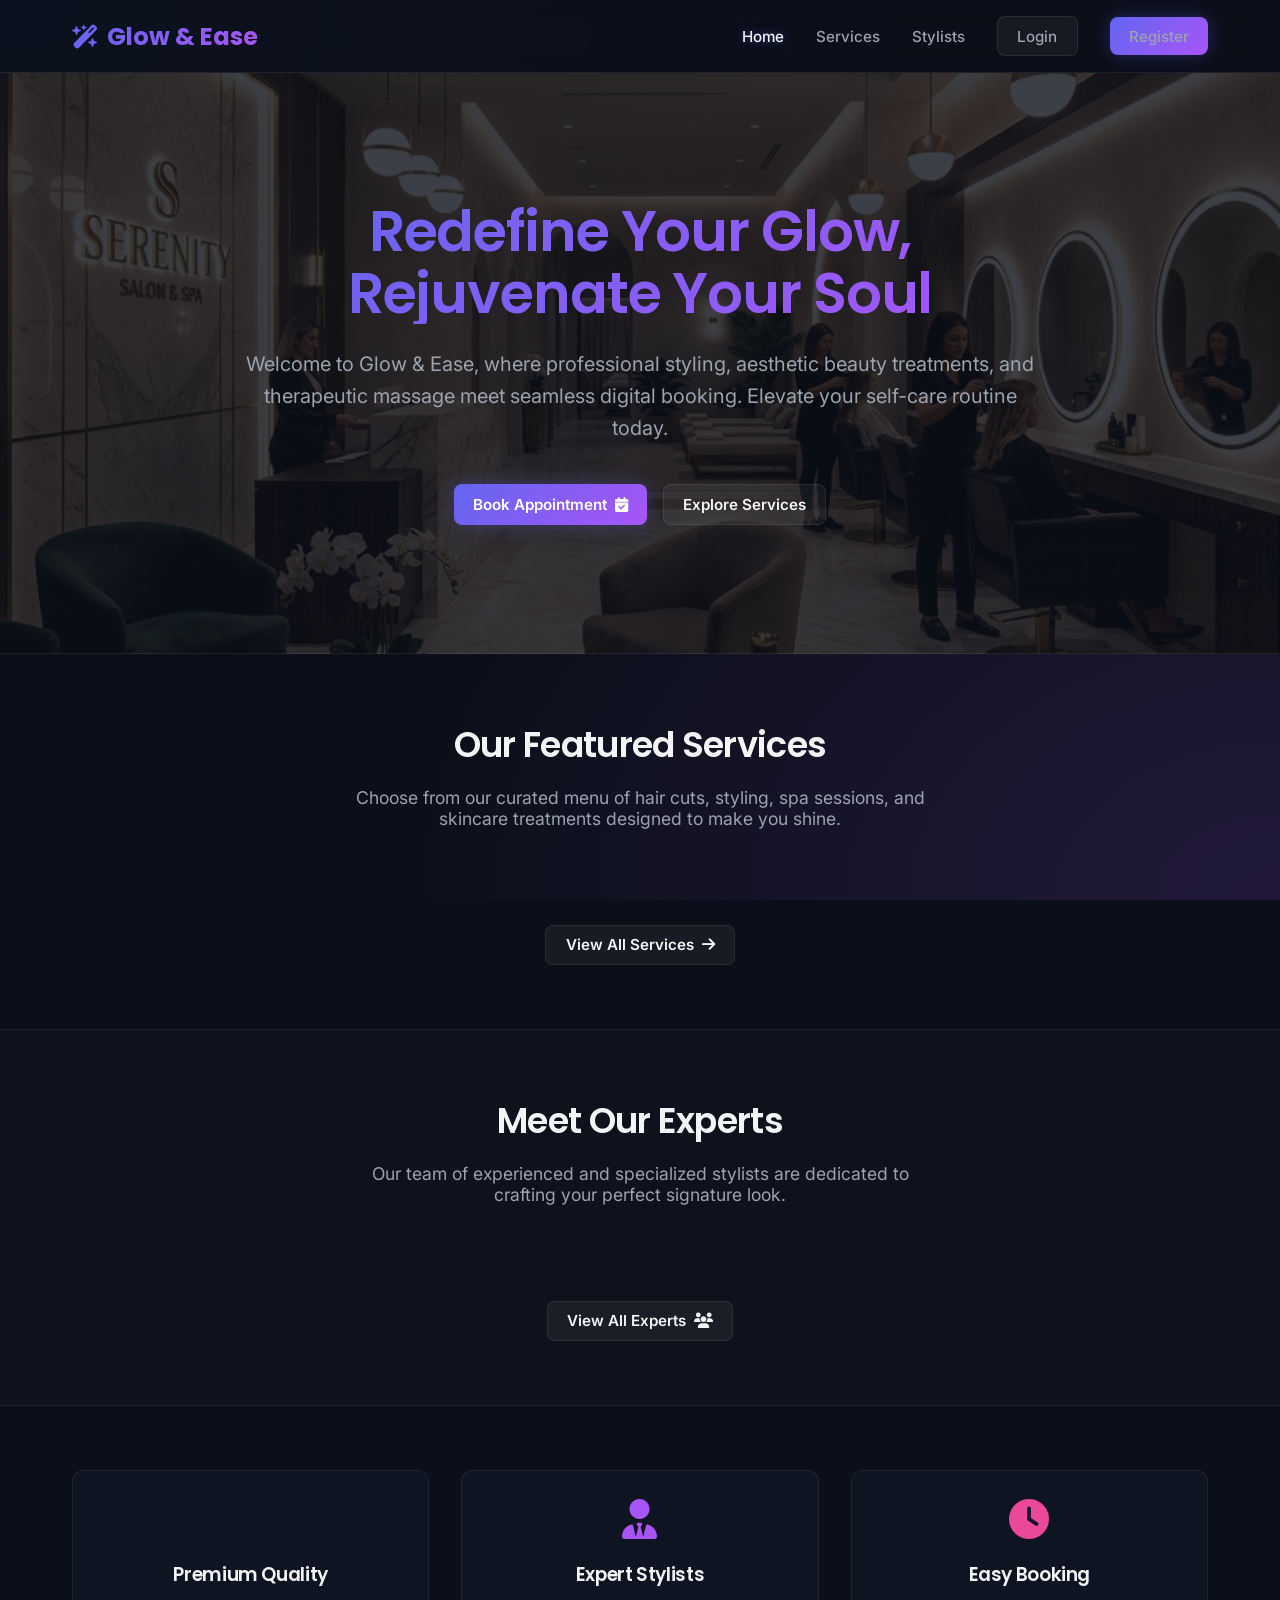
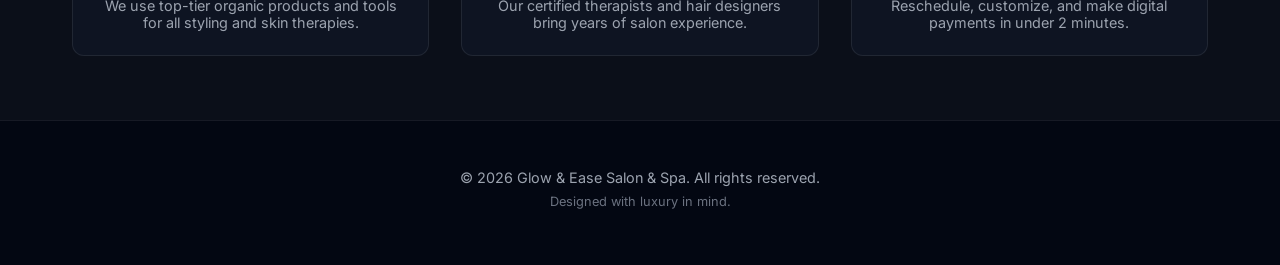
<file: SalonSpaBookingSystem/Frontend/index.html>
<!DOCTYPE html>
<html lang="en">
<head>
    <meta charset="UTF-8">
    <meta name="viewport" content="width=device-width, initial-scale=1.0">
    <title>Glow & Ease - Premium Salon & Spa Booking System</title>
    <meta name="description" content="Experience professional salon and spa services. Book online, select your favorite stylists, and enjoy custom beauty treatments.">
    <link rel="stylesheet" href="style.css">
    <!-- FontAwesome Icons -->
    <link rel="stylesheet" href="https://cdnjs.cloudflare.com/ajax/libs/font-awesome/6.4.0/css/all.min.css">
</head>
<body>

    <!-- Sticky Navigation Bar -->
    <header class="navbar" id="header">
        <div class="container">
            <a href="index.html" class="logo">
                <i class="fa-solid fa-wand-magic-sparkles"></i> Glow & Ease
            </a>
            <nav>
                <ul class="nav-links" id="nav-links-list">
                    <!-- Dynamic rendering by script.js -->
                </ul>
            </nav>
        </div>
    </header>

    <!-- Hero Banner Section -->
    <section class="hero">
        <div class="container">
            <div class="hero-content">
                <h1>Redefine Your Glow, Rejuvenate Your Soul</h1>
                <p>Welcome to Glow & Ease, where professional styling, aesthetic beauty treatments, and therapeutic massage meet seamless digital booking. Elevate your self-care routine today.</p>
                <div style="display: flex; gap: 1rem; justify-content: center;">
                    <button id="hero-book-btn" class="btn btn-primary">Book Appointment <i class="fa-solid fa-calendar-check"></i></button>
                    <a href="services.html" class="btn btn-secondary">Explore Services</a>
                </div>
            </div>
        </div>
    </section>

    <!-- Featured Services Section -->
    <section class="section">
        <div class="container">
            <h2 class="section-title">Our Featured Services</h2>
            <p class="section-subtitle">Choose from our curated menu of hair cuts, styling, spa sessions, and skincare treatments designed to make you shine.</p>
            <div class="grid-3" id="featured-services-grid">
                <!-- Loaded Dynamically -->
            </div>
            <div style="text-align: center; margin-top: 3rem;">
                <a href="services.html" class="btn btn-secondary">View All Services <i class="fa-solid fa-arrow-right"></i></a>
            </div>
        </div>
    </section>

    <!-- Popular Stylists Section -->
    <section class="section" style="background: rgba(255,255,255,0.01); border-top: 1px solid var(--border-color); border-bottom: 1px solid var(--border-color);">
        <div class="container">
            <h2 class="section-title">Meet Our Experts</h2>
            <p class="section-subtitle">Our team of experienced and specialized stylists are dedicated to crafting your perfect signature look.</p>
            <div class="grid-3" id="popular-stylists-grid">
                <!-- Loaded Dynamically -->
            </div>
            <div style="text-align: center; margin-top: 3rem;">
                <a href="stylists.html" class="btn btn-secondary">View All Experts <i class="fa-solid fa-users"></i></a>
            </div>
        </div>
    </section>

    <!-- Info Banner/USP Grid -->
    <section class="section">
        <div class="container">
            <div style="display: grid; grid-template-columns: repeat(auto-fit, minmax(250px, 1fr)); gap: 2rem; text-align: center;">
                <div style="padding: 1.5rem; background: var(--bg-card); border-radius: 12px; border: 1px solid var(--border-color);">
                    <div style="font-size: 2.5rem; color: #6366f1; margin-bottom: 1rem;"><i class="fa-solid fa-sparkles"></i></div>
                    <h3>Premium Quality</h3>
                    <p style="color: var(--text-secondary); font-size: 0.9rem; margin-top: 0.5rem;">We use top-tier organic products and tools for all styling and skin therapies.</p>
                </div>
                <div style="padding: 1.5rem; background: var(--bg-card); border-radius: 12px; border: 1px solid var(--border-color);">
                    <div style="font-size: 2.5rem; color: #a855f7; margin-bottom: 1rem;"><i class="fa-solid fa-user-tie"></i></div>
                    <h3>Expert Stylists</h3>
                    <p style="color: var(--text-secondary); font-size: 0.9rem; margin-top: 0.5rem;">Our certified therapists and hair designers bring years of salon experience.</p>
                </div>
                <div style="padding: 1.5rem; background: var(--bg-card); border-radius: 12px; border: 1px solid var(--border-color);">
                    <div style="font-size: 2.5rem; color: #ec4899; margin-bottom: 1rem;"><i class="fa-solid fa-clock"></i></div>
                    <h3>Easy Booking</h3>
                    <p style="color: var(--text-secondary); font-size: 0.9rem; margin-top: 0.5rem;">Reschedule, customize, and make digital payments in under 2 minutes.</p>
                </div>
            </div>
        </div>
    </section>

    <!-- Footer -->
    <footer class="footer">
        <div class="container">
            <p>&copy; 2026 Glow & Ease Salon & Spa. All rights reserved.</p>
            <p style="font-size: 0.8rem; color: var(--text-muted);">Designed with luxury in mind.</p>
        </div>
    </footer>

    <!-- Integration Script -->
    <script src="script.js"></script>
</body>
</html>
</file>
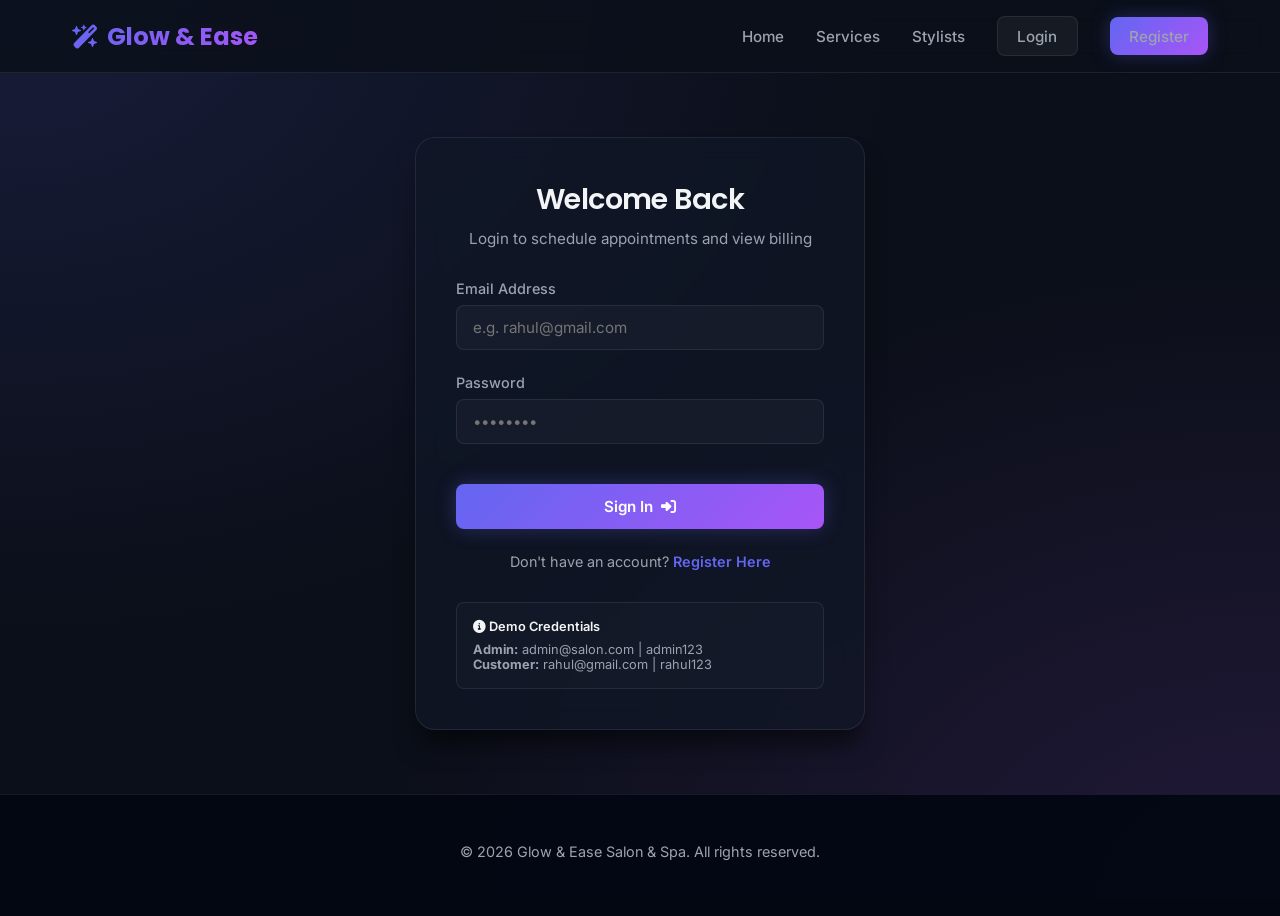
<file: SalonSpaBookingSystem/Frontend/admin_dashboard.html>
<!DOCTYPE html>
<html lang="en">
<head>
    <meta charset="UTF-8">
    <meta name="viewport" content="width=device-width, initial-scale=1.0">
    <title>Admin Panel - Glow & Ease</title>
    <link rel="stylesheet" href="style.css">
    <link rel="stylesheet" href="https://cdnjs.cloudflare.com/ajax/libs/font-awesome/6.4.0/css/all.min.css">
</head>
<body>

    <!-- Sticky Navigation Bar -->
    <header class="navbar">
        <div class="container">
            <a href="index.html" class="logo">
                <i class="fa-solid fa-wand-magic-sparkles"></i> Glow & Ease <span style="font-size: 0.8rem; background: var(--grad-primary); color: white; padding: 0.2rem 0.5rem; border-radius: 4px; margin-left: 0.5rem; font-weight: 600; text-transform: uppercase; -webkit-text-fill-color: initial; -webkit-background-clip: initial;">Admin</span>
            </a>
            <nav>
                <ul class="nav-links" id="nav-links-list"></ul>
            </nav>
        </div>
    </header>

    <!-- Admin Workspace Dashboard Layout -->
    <div class="dashboard-layout">
        
        <!-- Sidebar Navigation -->
        <aside class="sidebar">
            <h3 style="font-size: 0.9rem; text-transform: uppercase; color: var(--text-muted); letter-spacing: 0.05em; font-weight: 700; margin-bottom: 0.5rem;">Modules</h3>
            <ul class="sidebar-menu">
                <li><div class="sidebar-link active" id="tab-link-customers"><i class="fa-solid fa-users"></i> Customers</div></li>
                <li><div class="sidebar-link" id="tab-link-services"><i class="fa-solid fa-scissors"></i> Services</div></li>
                <li><div class="sidebar-link" id="tab-link-stylists"><i class="fa-solid fa-user-doctor"></i> Stylists</div></li>
                <li><div class="sidebar-link" id="tab-link-appointments"><i class="fa-solid fa-calendar-check"></i> Appointments</div></li>
                <li><div class="sidebar-link" id="tab-link-payments"><i class="fa-solid fa-credit-card"></i> Payments</div></li>
            </ul>
        </aside>

        <!-- Main Workspace -->
        <main class="dashboard-content">
            
            <div class="dashboard-header">
                <div>
                    <h1 style="font-size: 1.8rem;">Salon Intelligence</h1>
                    <p style="color: var(--text-secondary); font-size: 0.95rem;">Monitor operations, manage inventory catalog and booking logs.</p>
                </div>
            </div>
            
            <!-- Statistical Widgets Grid -->
            <section class="dashboard-stats">
                <div class="stat-card">
                    <span class="stat-label">Total Revenue</span>
                    <strong class="stat-value" id="stat-total-revenue">₹0</strong>
                </div>
                <div class="stat-card">
                    <span class="stat-label">Appointments</span>
                    <strong class="stat-value" id="stat-total-appointments">0</strong>
                </div>
                <div class="stat-card">
                    <span class="stat-label">Active Stylists</span>
                    <strong class="stat-value" id="stat-active-stylists">0</strong>
                </div>
                <div class="stat-card">
                    <span class="stat-label">Service Menu</span>
                    <strong class="stat-value" id="stat-total-services">0</strong>
                </div>
            </section>
            
            <!-- Module 1: Customer Management Content -->
            <div class="admin-tab-content" id="tab-content-customers" style="display: block;">
                <div style="display: flex; justify-content: space-between; align-items: center; margin-bottom: 1.5rem;">
                    <h2>Registered Customers</h2>
                </div>
                <div class="table-wrapper">
                    <table class="data-table">
                        <thead>
                            <tr>
                                <th>ID</th>
                                <th>Name</th>
                                <th>Email</th>
                                <th>Phone</th>
                                <th>Gender</th>
                                <th>Actions</th>
                            </tr>
                        </thead>
                        <tbody id="admin-customers-list">
                            <!-- Dynamic rendering -->
                        </tbody>
                    </table>
                </div>
            </div>
            
            <!-- Module 2: Service Management Content -->
            <div class="admin-tab-content" id="tab-content-services" style="display: none;">
                <div style="display: flex; justify-content: space-between; align-items: center; margin-bottom: 1.5rem;">
                    <h2>Services Catalog</h2>
                    <button onclick="openServiceModal()" class="btn btn-primary"><i class="fa-solid fa-plus"></i> Add Service</button>
                </div>
                <div class="table-wrapper">
                    <table class="data-table">
                        <thead>
                            <tr>
                                <th>ID</th>
                                <th>Service Name</th>
                                <th>Category</th>
                                <th>Duration</th>
                                <th>Price</th>
                                <th>Actions</th>
                            </tr>
                        </thead>
                        <tbody id="admin-services-list">
                            <!-- Dynamic rendering -->
                        </tbody>
                    </table>
                </div>
            </div>
            
            <!-- Module 3: Stylist Management Content -->
            <div class="admin-tab-content" id="tab-content-stylists" style="display: none;">
                <div style="display: flex; justify-content: space-between; align-items: center; margin-bottom: 1.5rem;">
                    <h2>Stylists & Therapists</h2>
                    <button onclick="openStylistModal()" class="btn btn-primary"><i class="fa-solid fa-plus"></i> Add Stylist</button>
                </div>
                <div class="table-wrapper">
                    <table class="data-table">
                        <thead>
                            <tr>
                                <th>ID</th>
                                <th>Stylist Name</th>
                                <th>Specialization</th>
                                <th>Experience</th>
                                <th>Availability</th>
                                <th>Actions</th>
                            </tr>
                        </thead>
                        <tbody id="admin-stylists-list">
                            <!-- Dynamic rendering -->
                        </tbody>
                    </table>
                </div>
            </div>
            
            <!-- Module 4: Appointment Management Content -->
            <div class="admin-tab-content" id="tab-content-appointments" style="display: none;">
                <div style="display: flex; justify-content: space-between; align-items: center; margin-bottom: 1.5rem;">
                    <h2>Booking Logs</h2>
                </div>
                <div class="table-wrapper">
                    <table class="data-table">
                        <thead>
                            <tr>
                                <th>ID</th>
                                <th>Customer</th>
                                <th>Service</th>
                                <th>Stylist</th>
                                <th>Scheduled Date & Time</th>
                                <th>Price</th>
                                <th>Status</th>
                                <th>Actions</th>
                            </tr>
                        </thead>
                        <tbody id="admin-appointments-list">
                            <!-- Dynamic rendering -->
                        </tbody>
                    </table>
                </div>
            </div>
            
            <!-- Module 5: Payment Management Content -->
            <div class="admin-tab-content" id="tab-content-payments" style="display: none;">
                <div style="display: flex; justify-content: space-between; align-items: center; margin-bottom: 1.5rem;">
                    <h2>Billing Transactions</h2>
                </div>
                <div class="table-wrapper">
                    <table class="data-table">
                        <thead>
                            <tr>
                                <th>Payment ID</th>
                                <th>Customer Name</th>
                                <th>Appointment ID</th>
                                <th>Amount</th>
                                <th>Method</th>
                                <th>Status Modifier</th>
                                <th>Action</th>
                            </tr>
                        </thead>
                        <tbody id="admin-payments-list">
                            <!-- Dynamic rendering -->
                        </tbody>
                    </table>
                </div>
            </div>
            
        </main>
    </div>

    <!-- Modals for CRUD creation/edits -->
    <!-- Service Modal -->
    <div class="modal" id="service-modal">
        <div class="modal-content">
            <div class="modal-header">
                <h3 id="service-modal-title">Add Service</h3>
                <span class="modal-close" onclick="closeServiceModal()">&times;</span>
            </div>
            <form id="service-form">
                <div class="form-group">
                    <label for="srv-name" class="form-label">Service Name</label>
                    <input type="text" id="srv-name" class="form-input" required placeholder="e.g. Balayage Highlights">
                </div>
                <div class="form-group">
                    <label for="srv-category" class="form-label">Category</label>
                    <select id="srv-category" class="form-input form-select" required>
                        <option value="Hair Cut">Hair Cut</option>
                        <option value="Hair Styling">Hair Styling</option>
                        <option value="Hair Coloring">Hair Coloring</option>
                        <option value="Facial">Facial</option>
                        <option value="Spa">Spa</option>
                        <option value="Massage">Massage</option>
                        <option value="Manicure">Manicure</option>
                        <option value="Pedicure">Pedicure</option>
                    </select>
                </div>
                <div style="display: grid; grid-template-columns: 1fr 1fr; gap: 1rem;">
                    <div class="form-group">
                        <label for="srv-duration" class="form-label">Duration (Mins)</label>
                        <input type="number" id="srv-duration" class="form-input" required min="5" value="30">
                    </div>
                    <div class="form-group">
                        <label for="srv-price" class="form-label">Price (₹)</label>
                        <input type="number" id="srv-price" class="form-input" required min="0" value="500">
                    </div>
                </div>
                <div class="form-group">
                    <label for="srv-desc" class="form-label">Description</label>
                    <textarea id="srv-desc" class="form-input" rows="3" placeholder="Explain the service benefits..."></textarea>
                </div>
                <button type="submit" class="btn btn-primary" style="width: 100%; margin-top: 1rem; padding: 0.8rem;">Save Service</button>
            </form>
        </div>
    </div>

    <!-- Stylist Modal -->
    <div class="modal" id="stylist-modal">
        <div class="modal-content">
            <div class="modal-header">
                <h3 id="stylist-modal-title">Add Stylist</h3>
                <span class="modal-close" onclick="closeStylistModal()">&times;</span>
            </div>
            <form id="stylist-form">
                <div class="form-group">
                    <label for="sty-name" class="form-label">Full Name</label>
                    <input type="text" id="sty-name" class="form-input" required placeholder="e.g. Priya Sharma">
                </div>
                <div class="form-group">
                    <label for="sty-spec" class="form-label">Specialization</label>
                    <input type="text" id="sty-spec" class="form-input" required placeholder="e.g. Hair Coloring">
                </div>
                <div style="display: grid; grid-template-columns: 1fr 1fr; gap: 1rem;">
                    <div class="form-group">
                        <label for="sty-exp" class="form-label">Experience (Years)</label>
                        <input type="number" id="sty-exp" class="form-input" required min="0" value="1">
                    </div>
                    <div class="form-group">
                        <label for="sty-avail" class="form-label">Availability</label>
                        <select id="sty-avail" class="form-input form-select" required>
                            <option value="Available">Available</option>
                            <option value="Busy">Busy</option>
                            <option value="Leave">Leave</option>
                        </select>
                    </div>
                </div>
                <div class="form-group">
                    <label for="sty-phone" class="form-label">Phone Number</label>
                    <input type="tel" id="sty-phone" class="form-input" required placeholder="e.g. 9988776655">
                </div>
                <button type="submit" class="btn btn-primary" style="width: 100%; margin-top: 1rem; padding: 0.8rem;">Save Stylist</button>
            </form>
        </div>
    </div>

    <!-- Footer -->
    <footer class="footer">
        <div class="container">
            <p>&copy; 2026 Glow & Ease Salon & Spa. All rights reserved.</p>
        </div>
    </footer>

    <script src="script.js"></script>
</body>
</html>
</file>
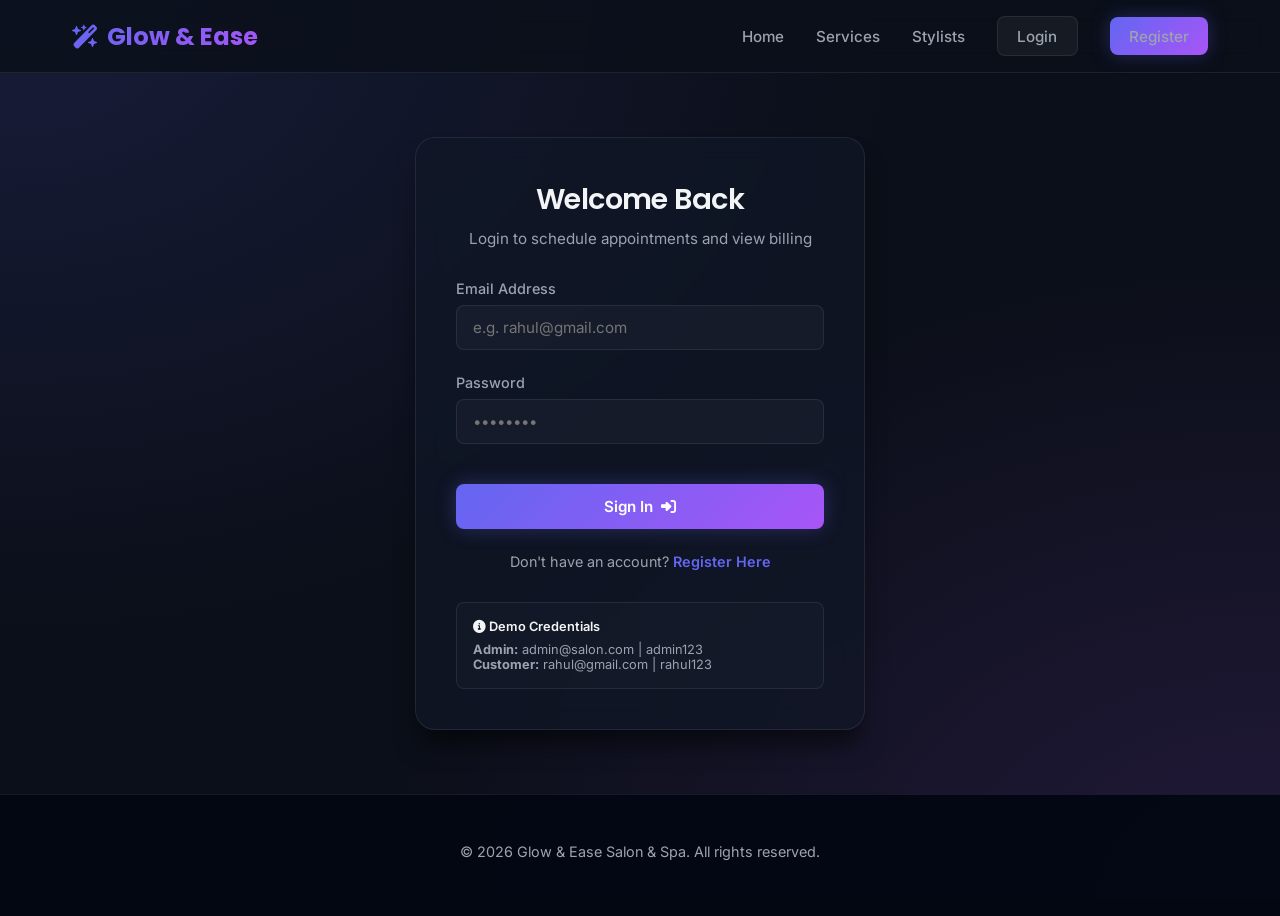
<file: SalonSpaBookingSystem/Frontend/booking.html>
<!DOCTYPE html>
<html lang="en">
<head>
    <meta charset="UTF-8">
    <meta name="viewport" content="width=device-width, initial-scale=1.0">
    <title>Book Appointment - Glow & Ease</title>
    <link rel="stylesheet" href="style.css">
    <link rel="stylesheet" href="https://cdnjs.cloudflare.com/ajax/libs/font-awesome/6.4.0/css/all.min.css">
</head>
<body>

    <!-- Sticky Navigation Bar -->
    <header class="navbar">
        <div class="container">
            <a href="index.html" class="logo">
                <i class="fa-solid fa-wand-magic-sparkles"></i> Glow & Ease
            </a>
            <nav>
                <ul class="nav-links" id="nav-links-list"></ul>
            </nav>
        </div>
    </header>

    <!-- Booking Flow Container -->
    <section class="section">
        <div class="container">
            <h1 class="section-title" style="margin-bottom: 3rem;">Schedule Your Visit</h1>
            
            <div class="booking-grid">
                
                <!-- Left panel form -->
                <div class="booking-panel">
                    <h2>Select Appointment Details</h2>
                    <div id="booking-error" style="color: #ef4444; background: rgba(239, 68, 68, 0.1); border: 1px solid rgba(239, 68, 68, 0.2); padding: 0.75rem; border-radius: 8px; font-size: 0.9rem; margin-bottom: 1.5rem; display: none;"></div>
                    
                    <form id="booking-form">
                        <div class="form-group">
                            <label for="booking-service" class="form-label">Service Required</label>
                            <select id="booking-service" class="form-input form-select" required>
                                <option value="">-- Loading Services --</option>
                            </select>
                        </div>
                        <div class="form-group">
                            <label for="booking-stylist" class="form-label">Stylist / Practitioner</label>
                            <select id="booking-stylist" class="form-input form-select" required>
                                <option value="">-- Loading Stylists --</option>
                            </select>
                        </div>
                        
                        <div style="display: grid; grid-template-columns: 1fr 1fr; gap: 1rem;">
                            <div class="form-group">
                                <label for="booking-date" class="form-label">Date</label>
                                <input type="date" id="booking-date" class="form-input" required>
                            </div>
                            <div class="form-group">
                                <label for="booking-time" class="form-label">Time Slot</label>
                                <input type="time" id="booking-time" class="form-input" required>
                            </div>
                        </div>
                    </form>
                </div>
                
                <!-- Right panel summary -->
                <div class="booking-summary-card">
                    <h3>Booking Summary</h3>
                    
                    <div class="summary-row">
                        <span class="summary-label">Service:</span>
                        <span class="summary-value" id="sum-service">Not Selected</span>
                    </div>
                    <div class="summary-row">
                        <span class="summary-label">Stylist:</span>
                        <span class="summary-value" id="sum-stylist">Not Selected</span>
                    </div>
                    <div class="summary-row">
                        <span class="summary-label">Date:</span>
                        <span class="summary-value" id="sum-date">Not Selected</span>
                    </div>
                    <div class="summary-row">
                        <span class="summary-label">Time:</span>
                        <span class="summary-value" id="sum-time">Not Selected</span>
                    </div>
                    <div class="summary-row">
                        <span class="summary-label">Duration:</span>
                        <span class="summary-value" id="sum-duration">Not Selected</span>
                    </div>
                    
                    <div class="summary-total">
                        <span>Total:</span>
                        <span id="sum-total">₹0</span>
                    </div>
                    
                    <button type="button" id="confirm-booking-btn" class="btn btn-primary" style="width: 100%; margin-top: 2rem; padding: 0.8rem;">
                        Proceed to Checkout <i class="fa-solid fa-arrow-right"></i>
                    </button>
                </div>
                
            </div>
        </div>
    </section>

    <!-- Footer -->
    <footer class="footer">
        <div class="container">
            <p>&copy; 2026 Glow & Ease Salon & Spa. All rights reserved.</p>
        </div>
    </footer>

    <script src="script.js"></script>
    <script>
        // Make the error div display dynamically
        const observer = new MutationObserver(() => {
            const errorDiv = document.getElementById('booking-error');
            if (errorDiv.textContent.trim() !== '') {
                errorDiv.style.display = 'block';
            } else {
                errorDiv.style.display = 'none';
            }
        });
        observer.observe(document.getElementById('booking-error'), { childList: true });
    </script>
</body>
</html>
</file>
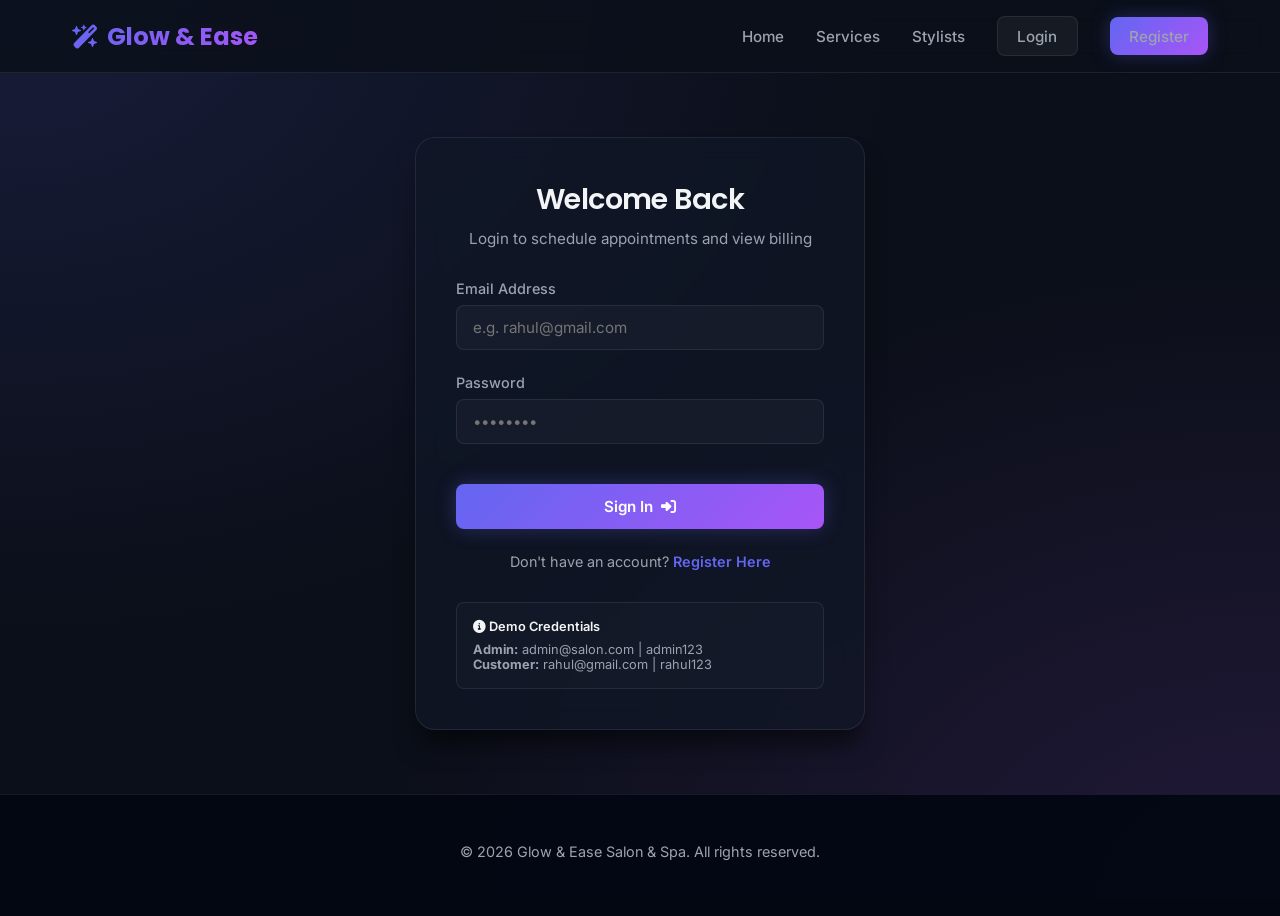
<file: SalonSpaBookingSystem/Frontend/customer_dashboard.html>
<!DOCTYPE html>
<html lang="en">
<head>
    <meta charset="UTF-8">
    <meta name="viewport" content="width=device-width, initial-scale=1.0">
    <title>Customer Dashboard - Glow & Ease</title>
    <link rel="stylesheet" href="style.css">
    <link rel="stylesheet" href="https://cdnjs.cloudflare.com/ajax/libs/font-awesome/6.4.0/css/all.min.css">
</head>
<body>

    <!-- Sticky Navigation Bar -->
    <header class="navbar">
        <div class="container">
            <a href="index.html" class="logo">
                <i class="fa-solid fa-wand-magic-sparkles"></i> Glow & Ease
            </a>
            <nav>
                <ul class="nav-links" id="nav-links-list"></ul>
            </nav>
        </div>
    </header>

    <section class="section" style="flex-grow: 1;">
        <div class="container">
            <h1 class="section-title" style="text-align: left; margin-bottom: 2rem;">My Salon Portal</h1>
            
            <div style="display: grid; grid-template-columns: 1fr 2.5fr; gap: 3rem; align-items: start;">
                
                <!-- Profile details -->
                <div class="card" style="padding: 2rem;">
                    <div style="text-align: center; margin-bottom: 1.5rem;">
                        <div style="width: 80px; height: 80px; border-radius: 50%; background: var(--grad-primary); display: flex; align-items: center; justify-content: center; font-size: 2rem; color: white; font-weight: 700; margin: 0 auto 1rem;">
                            <i class="fa-regular fa-user"></i>
                        </div>
                        <h2 id="cust-name" style="font-size: 1.3rem;">Rahul Sharma</h2>
                        <span style="color: var(--text-secondary); font-size: 0.85rem;">Registered Client</span>
                    </div>
                    
                    <div style="display: flex; flex-direction: column; gap: 1rem; border-top: 1px solid var(--border-color); padding-top: 1.5rem; font-size: 0.9rem;">
                        <div>
                            <span style="color: var(--text-secondary); display: block;">Email Address</span>
                            <strong id="cust-email">rahul@gmail.com</strong>
                        </div>
                        <div>
                            <span style="color: var(--text-secondary); display: block;">Phone Number</span>
                            <strong id="cust-phone">9876543210</strong>
                        </div>
                    </div>
                    
                    <a href="booking.html" class="btn btn-primary" style="margin-top: 2rem; width: 100%;">
                        Book Appointment <i class="fa-solid fa-calendar-plus"></i>
                    </a>
                </div>
                
                <!-- Main details area -->
                <div style="display: flex; flex-direction: column; gap: 3rem;">
                    
                    <!-- 1. Upcoming slots -->
                    <div>
                        <h3 style="font-size: 1.3rem; margin-bottom: 1rem; display: flex; align-items: center; gap: 0.5rem;">
                            <i class="fa-regular fa-clock" style="color: var(--color-primary);"></i> Upcoming Appointments
                        </h3>
                        <div class="table-wrapper">
                            <table class="data-table">
                                <thead>
                                    <tr>
                                        <th>ID</th>
                                        <th>Service</th>
                                        <th>Stylist</th>
                                        <th>Date & Time</th>
                                        <th>Action</th>
                                    </tr>
                                </thead>
                                <tbody id="upcoming-appointments-list">
                                    <!-- Dynamic rows -->
                                </tbody>
                            </table>
                        </div>
                    </div>
                    
                    <!-- 2. Completed treatments -->
                    <div>
                        <h3 style="font-size: 1.3rem; margin-bottom: 1rem; display: flex; align-items: center; gap: 0.5rem;">
                            <i class="fa-regular fa-circle-check" style="color: var(--status-available);"></i> Completed Services
                        </h3>
                        <div class="table-wrapper">
                            <table class="data-table">
                                <thead>
                                    <tr>
                                        <th>ID</th>
                                        <th>Service</th>
                                        <th>Stylist</th>
                                        <th>Date</th>
                                    </tr>
                                </thead>
                                <tbody id="completed-services-list">
                                    <!-- Dynamic rows -->
                                </tbody>
                            </table>
                        </div>
                    </div>
                    
                    <!-- 3. Billing ledger -->
                    <div>
                        <h3 style="font-size: 1.3rem; margin-bottom: 1rem; display: flex; align-items: center; gap: 0.5rem;">
                            <i class="fa-solid fa-receipt" style="color: var(--color-secondary);"></i> Payment History
                        </h3>
                        <div class="table-wrapper">
                            <table class="data-table">
                                <thead>
                                    <tr>
                                        <th>Payment ID</th>
                                        <th>Appointment</th>
                                        <th>Amount</th>
                                        <th>Method</th>
                                        <th>Status</th>
                                    </tr>
                                </thead>
                                <tbody id="payment-history-list">
                                    <!-- Dynamic rows -->
                                </tbody>
                            </table>
                        </div>
                    </div>
                    
                </div>
            </div>
        </div>
    </section>

    <!-- Footer -->
    <footer class="footer">
        <div class="container">
            <p>&copy; 2026 Glow & Ease Salon & Spa. All rights reserved.</p>
        </div>
    </footer>

    <script src="script.js"></script>
</body>
</html>
</file>
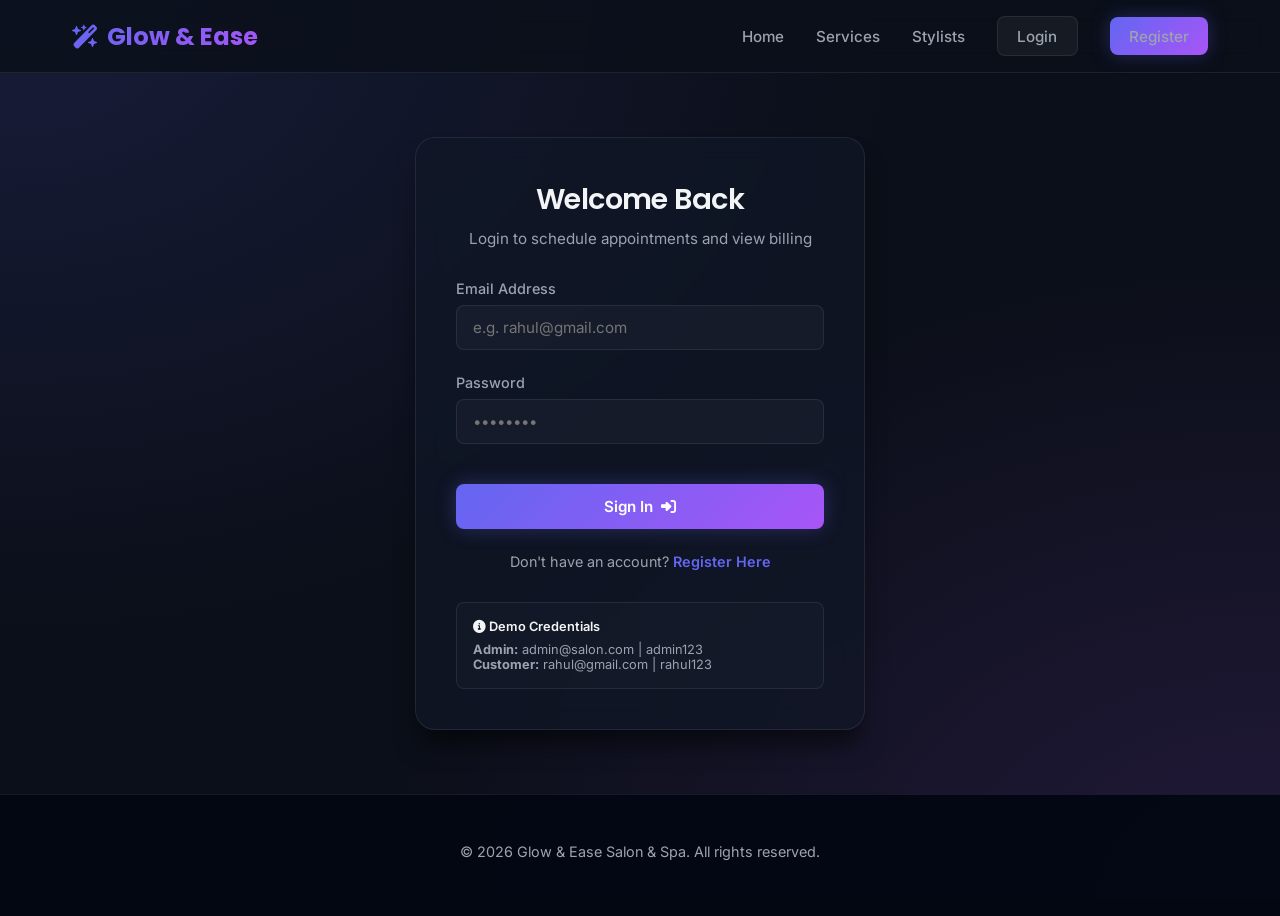
<file: SalonSpaBookingSystem/Frontend/login.html>
<!DOCTYPE html>
<html lang="en">
<head>
    <meta charset="UTF-8">
    <meta name="viewport" content="width=device-width, initial-scale=1.0">
    <title>Login - Glow & Ease</title>
    <link rel="stylesheet" href="style.css">
    <link rel="stylesheet" href="https://cdnjs.cloudflare.com/ajax/libs/font-awesome/6.4.0/css/all.min.css">
</head>
<body>

    <!-- Sticky Navigation Bar -->
    <header class="navbar">
        <div class="container">
            <a href="index.html" class="logo">
                <i class="fa-solid fa-wand-magic-sparkles"></i> Glow & Ease
            </a>
            <nav>
                <ul class="nav-links" id="nav-links-list"></ul>
            </nav>
        </div>
    </header>

    <!-- Auth Wrapper -->
    <div class="auth-wrapper">
        <div class="auth-card">
            <div class="auth-header">
                <h2>Welcome Back</h2>
                <p>Login to schedule appointments and view billing</p>
            </div>
            
            <div id="login-error" style="color: #ef4444; background: rgba(239, 68, 68, 0.1); border: 1px solid rgba(239, 68, 68, 0.2); padding: 0.75rem; border-radius: 8px; font-size: 0.9rem; margin-bottom: 1.5rem; text-align: center; display: none;"></div>
            
            <form id="login-form">
                <div class="form-group">
                    <label for="email" class="form-label">Email Address</label>
                    <input type="email" id="email" class="form-input" placeholder="e.g. rahul@gmail.com" required>
                </div>
                <div class="form-group">
                    <label for="password" class="form-label">Password</label>
                    <input type="password" id="password" class="form-input" placeholder="••••••••" required>
                </div>
                
                <button type="submit" class="btn btn-primary" style="width: 100%; margin-top: 1rem; padding: 0.8rem;">
                    Sign In <i class="fa-solid fa-right-to-bracket"></i>
                </button>
            </form>
            
            <div class="form-footer">
                Don't have an account? <a href="register.html">Register Here</a>
            </div>
            
            <!-- Quick Demo Credentials Guide -->
            <div style="margin-top: 2rem; padding: 1rem; background: rgba(255,255,255,0.02); border: 1px solid var(--border-color); border-radius: 8px; font-size: 0.8rem; color: var(--text-secondary);">
                <p style="font-weight: 600; color: var(--text-primary); margin-bottom: 0.5rem;"><i class="fa-solid fa-circle-info"></i> Demo Credentials</p>
                <p><strong>Admin:</strong> admin@salon.com | admin123</p>
                <p><strong>Customer:</strong> rahul@gmail.com | rahul123</p>
            </div>
        </div>
    </div>

    <!-- Footer -->
    <footer class="footer">
        <div class="container">
            <p>&copy; 2026 Glow & Ease Salon & Spa. All rights reserved.</p>
        </div>
    </footer>

    <script src="script.js"></script>
    <script>
        // Make the error div display dynamically
        const observer = new MutationObserver(() => {
            const errorDiv = document.getElementById('login-error');
            if (errorDiv.textContent.trim() !== '') {
                errorDiv.style.display = 'block';
            } else {
                errorDiv.style.display = 'none';
            }
        });
        observer.observe(document.getElementById('login-error'), { childList: true });
    </script>
</body>
</html>
</file>
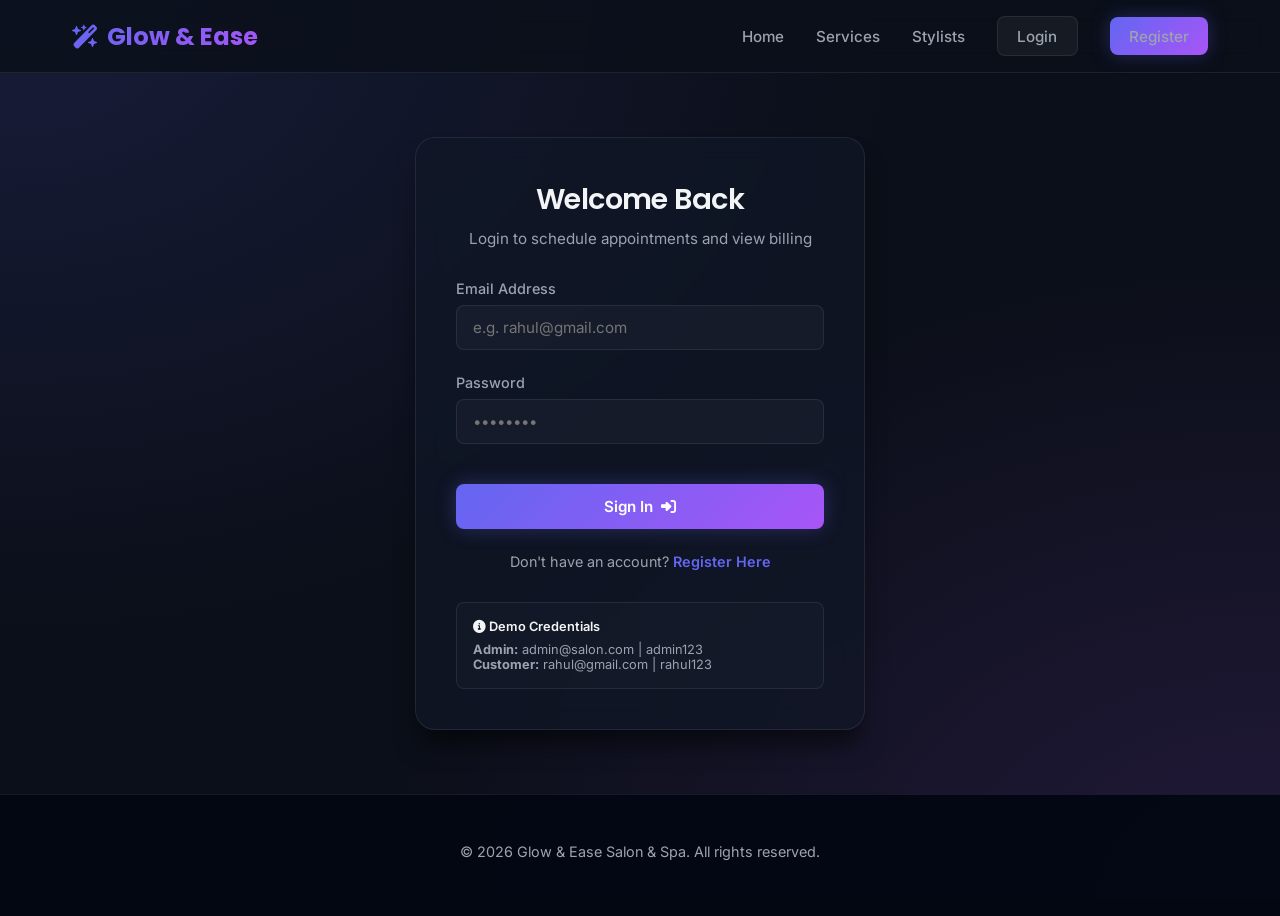
<file: SalonSpaBookingSystem/Frontend/payment.html>
<!DOCTYPE html>
<html lang="en">
<head>
    <meta charset="UTF-8">
    <meta name="viewport" content="width=device-width, initial-scale=1.0">
    <title>Secure Checkout - Glow & Ease</title>
    <link rel="stylesheet" href="style.css">
    <link rel="stylesheet" href="https://cdnjs.cloudflare.com/ajax/libs/font-awesome/6.4.0/css/all.min.css">
</head>
<body>

    <!-- Sticky Navigation Bar -->
    <header class="navbar">
        <div class="container">
            <a href="index.html" class="logo">
                <i class="fa-solid fa-wand-magic-sparkles"></i> Glow & Ease
            </a>
            <nav>
                <ul class="nav-links" id="nav-links-list"></ul>
            </nav>
        </div>
    </header>

    <div class="auth-wrapper">
        <div class="auth-card" style="max-width: 500px;">
            <div class="auth-header">
                <h2>Secure Payment Gateway</h2>
                <p>Complete payment transactions to confirm your appointment slot</p>
            </div>
            
            <div id="payment-error" style="color: #ef4444; background: rgba(239, 68, 68, 0.1); border: 1px solid rgba(239, 68, 68, 0.2); padding: 0.75rem; border-radius: 8px; font-size: 0.9rem; margin-bottom: 1.5rem; display: none;"></div>
            
            <!-- Summary box -->
            <div style="background: rgba(255,255,255,0.02); border: 1px solid var(--border-color); border-radius: 12px; padding: 1.5rem; margin-bottom: 2rem;">
                <h3 style="margin-bottom: 1rem; font-size: 1.1rem; color: var(--color-primary);">Booking Summary</h3>
                <div style="display: flex; flex-direction: column; gap: 0.5rem; font-size: 0.9rem;">
                    <div style="display: flex; justify-content: space-between;">
                        <span style="color: var(--text-secondary);">Treatment:</span>
                        <strong id="payment-service">-</strong>
                    </div>
                    <div style="display: flex; justify-content: space-between;">
                        <span style="color: var(--text-secondary);">Expert Stylist:</span>
                        <strong id="payment-stylist">-</strong>
                    </div>
                    <div style="display: flex; justify-content: space-between;">
                        <span style="color: var(--text-secondary);">Scheduled Slot:</span>
                        <strong id="payment-datetime">-</strong>
                    </div>
                </div>
            </div>
            
            <form id="payment-form" onsubmit="event.preventDefault();">
                <div class="form-group">
                    <label for="payment-method" class="form-label">Payment Method</label>
                    <select id="payment-method" class="form-input form-select" required>
                        <option value="UPI">UPI (Google Pay, PhonePe, Paytm)</option>
                        <option value="Credit Card">Credit Card</option>
                        <option value="Debit Card">Debit Card</option>
                        <option value="Cash">Pay at Salon (Cash)</option>
                    </select>
                </div>
                
                <div class="summary-total" style="margin-bottom: 2rem; border-top: none; padding-top: 0;">
                    <span>Total Amount Payable:</span>
                    <span id="payment-amount" style="color: var(--color-secondary); font-size: 1.8rem; font-weight: 800;">₹0</span>
                </div>
                
                <button type="button" id="pay-now-btn" class="btn btn-primary" style="width: 100%; padding: 0.9rem; font-size: 1rem;">
                    Pay & Confirm Appointment <i class="fa-solid fa-circle-check"></i>
                </button>
            </form>
        </div>
    </div>

    <!-- Footer -->
    <footer class="footer">
        <div class="container">
            <p>&copy; 2026 Glow & Ease Salon & Spa. All rights reserved.</p>
        </div>
    </footer>

    <script src="script.js"></script>
    <script>
        // Make the error div display dynamically
        const observer = new MutationObserver(() => {
            const errorDiv = document.getElementById('payment-error');
            if (errorDiv.textContent.trim() !== '') {
                errorDiv.style.display = 'block';
            } else {
                errorDiv.style.display = 'none';
            }
        });
        observer.observe(document.getElementById('payment-error'), { childList: true });
    </script>
</body>
</html>
</file>
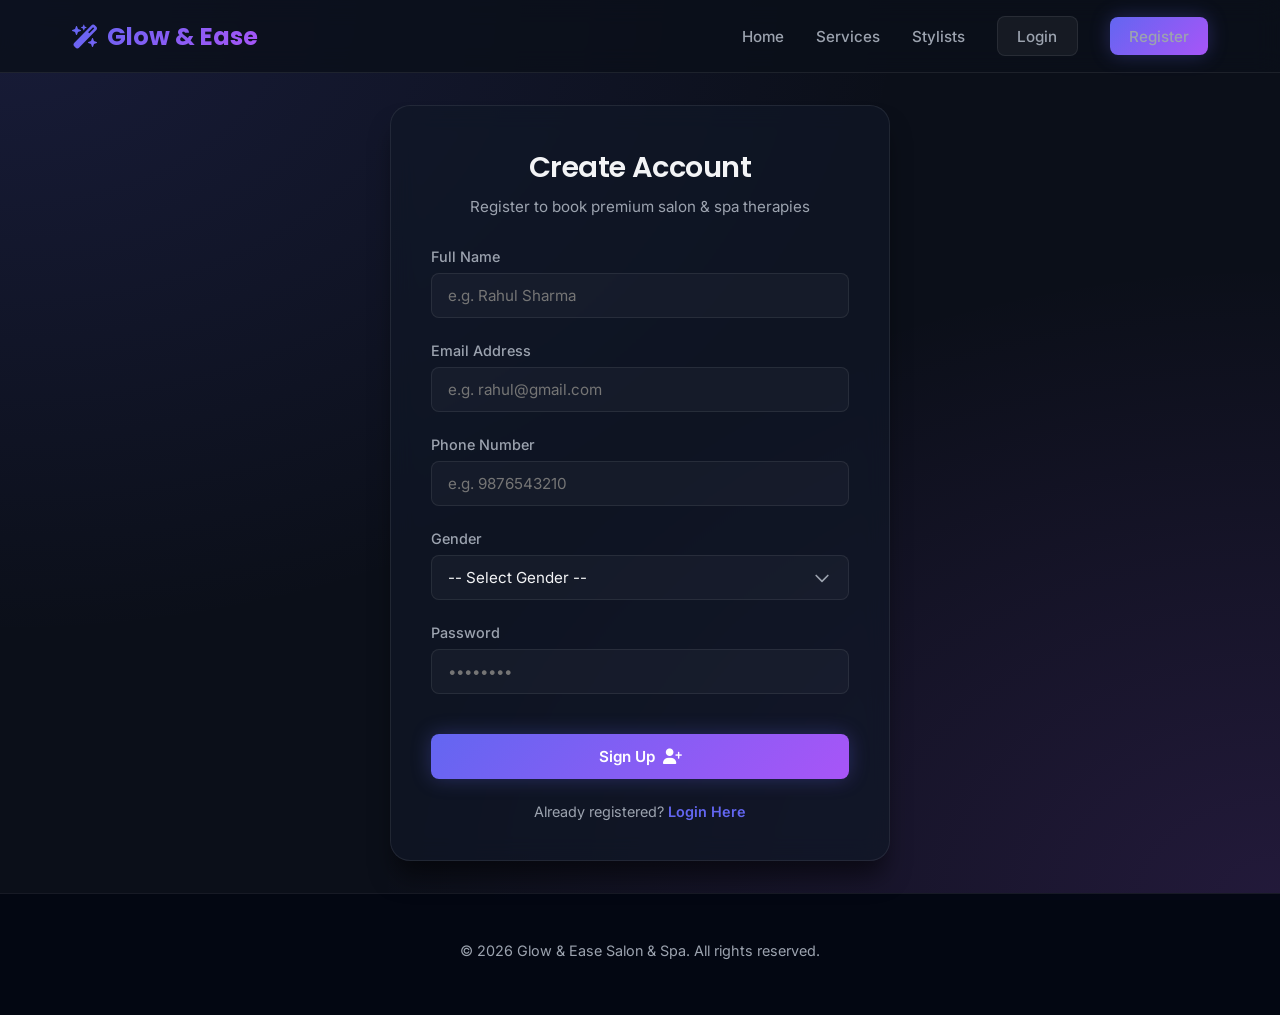
<file: SalonSpaBookingSystem/Frontend/register.html>
<!DOCTYPE html>
<html lang="en">
<head>
    <meta charset="UTF-8">
    <meta name="viewport" content="width=device-width, initial-scale=1.0">
    <title>Customer Register - Glow & Ease</title>
    <link rel="stylesheet" href="style.css">
    <link rel="stylesheet" href="https://cdnjs.cloudflare.com/ajax/libs/font-awesome/6.4.0/css/all.min.css">
</head>
<body>

    <!-- Sticky Navigation Bar -->
    <header class="navbar">
        <div class="container">
            <a href="index.html" class="logo">
                <i class="fa-solid fa-wand-magic-sparkles"></i> Glow & Ease
            </a>
            <nav>
                <ul class="nav-links" id="nav-links-list"></ul>
            </nav>
        </div>
    </header>

    <!-- Auth Wrapper -->
    <div class="auth-wrapper" style="padding: 2rem 1rem;">
        <div class="auth-card" style="max-width: 500px;">
            <div class="auth-header">
                <h2>Create Account</h2>
                <p>Register to book premium salon & spa therapies</p>
            </div>
            
            <div id="register-error" style="color: #ef4444; background: rgba(239, 68, 68, 0.1); border: 1px solid rgba(239, 68, 68, 0.2); padding: 0.75rem; border-radius: 8px; font-size: 0.9rem; margin-bottom: 1.5rem; text-align: center; display: none;"></div>
            
            <form id="register-form">
                <div class="form-group">
                    <label for="name" class="form-label">Full Name</label>
                    <input type="text" id="name" class="form-input" placeholder="e.g. Rahul Sharma" required>
                </div>
                <div class="form-group">
                    <label for="email" class="form-label">Email Address</label>
                    <input type="email" id="email" class="form-input" placeholder="e.g. rahul@gmail.com" required>
                </div>
                <div class="form-group">
                    <label for="phone" class="form-label">Phone Number</label>
                    <input type="tel" id="phone" class="form-input" placeholder="e.g. 9876543210" required>
                </div>
                <div class="form-group">
                    <label for="gender" class="form-label">Gender</label>
                    <select id="gender" class="form-input form-select" required>
                        <option value="">-- Select Gender --</option>
                        <option value="Male">Male</option>
                        <option value="Female">Female</option>
                        <option value="Other">Other</option>
                    </select>
                </div>
                <div class="form-group">
                    <label for="password" class="form-label">Password</label>
                    <input type="password" id="password" class="form-input" placeholder="••••••••" required>
                </div>
                
                <button type="submit" class="btn btn-primary" style="width: 100%; margin-top: 1rem; padding: 0.8rem;">
                    Sign Up <i class="fa-solid fa-user-plus"></i>
                </button>
            </form>
            
            <div class="form-footer">
                Already registered? <a href="login.html">Login Here</a>
            </div>
        </div>
    </div>

    <!-- Footer -->
    <footer class="footer">
        <div class="container">
            <p>&copy; 2026 Glow & Ease Salon & Spa. All rights reserved.</p>
        </div>
    </footer>

    <script src="script.js"></script>
    <script>
        // Make the error div display dynamically
        const observer = new MutationObserver(() => {
            const errorDiv = document.getElementById('register-error');
            if (errorDiv.textContent.trim() !== '') {
                errorDiv.style.display = 'block';
            } else {
                errorDiv.style.display = 'none';
            }
        });
        observer.observe(document.getElementById('register-error'), { childList: true });
    </script>
</body>
</html>
</file>
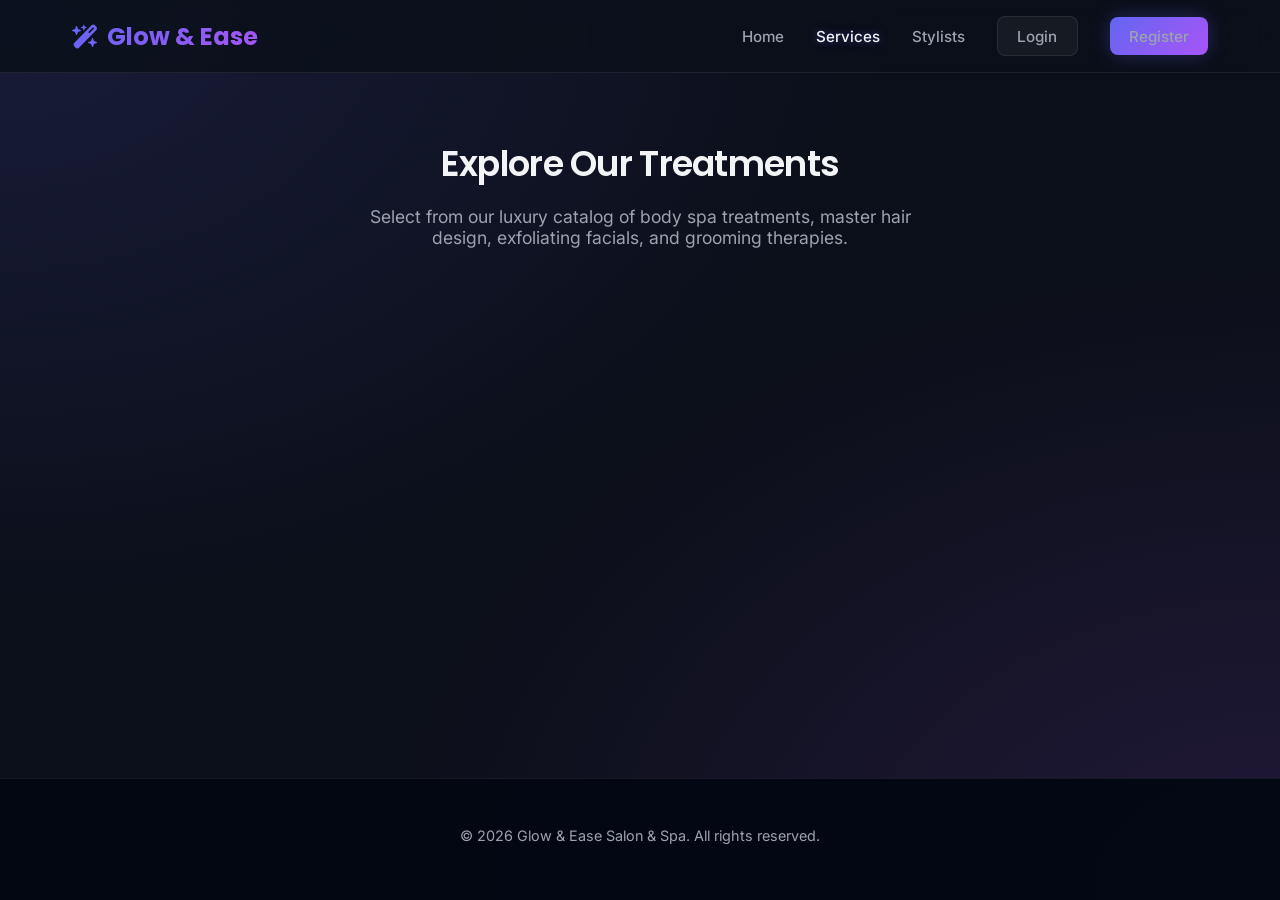
<file: SalonSpaBookingSystem/Frontend/services.html>
<!DOCTYPE html>
<html lang="en">
<head>
    <meta charset="UTF-8">
    <meta name="viewport" content="width=device-width, initial-scale=1.0">
    <title>Our Services - Glow & Ease</title>
    <link rel="stylesheet" href="style.css">
    <link rel="stylesheet" href="https://cdnjs.cloudflare.com/ajax/libs/font-awesome/6.4.0/css/all.min.css">
</head>
<body>

    <!-- Sticky Navigation Bar -->
    <header class="navbar">
        <div class="container">
            <a href="index.html" class="logo">
                <i class="fa-solid fa-wand-magic-sparkles"></i> Glow & Ease
            </a>
            <nav>
                <ul class="nav-links" id="nav-links-list"></ul>
            </nav>
        </div>
    </header>

    <!-- Services Header -->
    <section class="section" style="padding-bottom: 0;">
        <div class="container">
            <h1 class="section-title">Explore Our Treatments</h1>
            <p class="section-subtitle">Select from our luxury catalog of body spa treatments, master hair design, exfoliating facials, and grooming therapies.</p>
            
            <!-- Category Filter Tabs -->
            <div class="filter-bar" id="services-filter">
                <!-- Dynamically loaded by script.js -->
            </div>
        </div>
    </section>

    <!-- Services Grid -->
    <section class="section" style="padding-top: 0;">
        <div class="container">
            <div class="grid-3" id="services-grid">
                <!-- Dynamically loaded by script.js -->
            </div>
        </div>
    </section>

    <!-- Footer -->
    <footer class="footer">
        <div class="container">
            <p>&copy; 2026 Glow & Ease Salon & Spa. All rights reserved.</p>
        </div>
    </footer>

    <script src="script.js"></script>
</body>
</html>
</file>
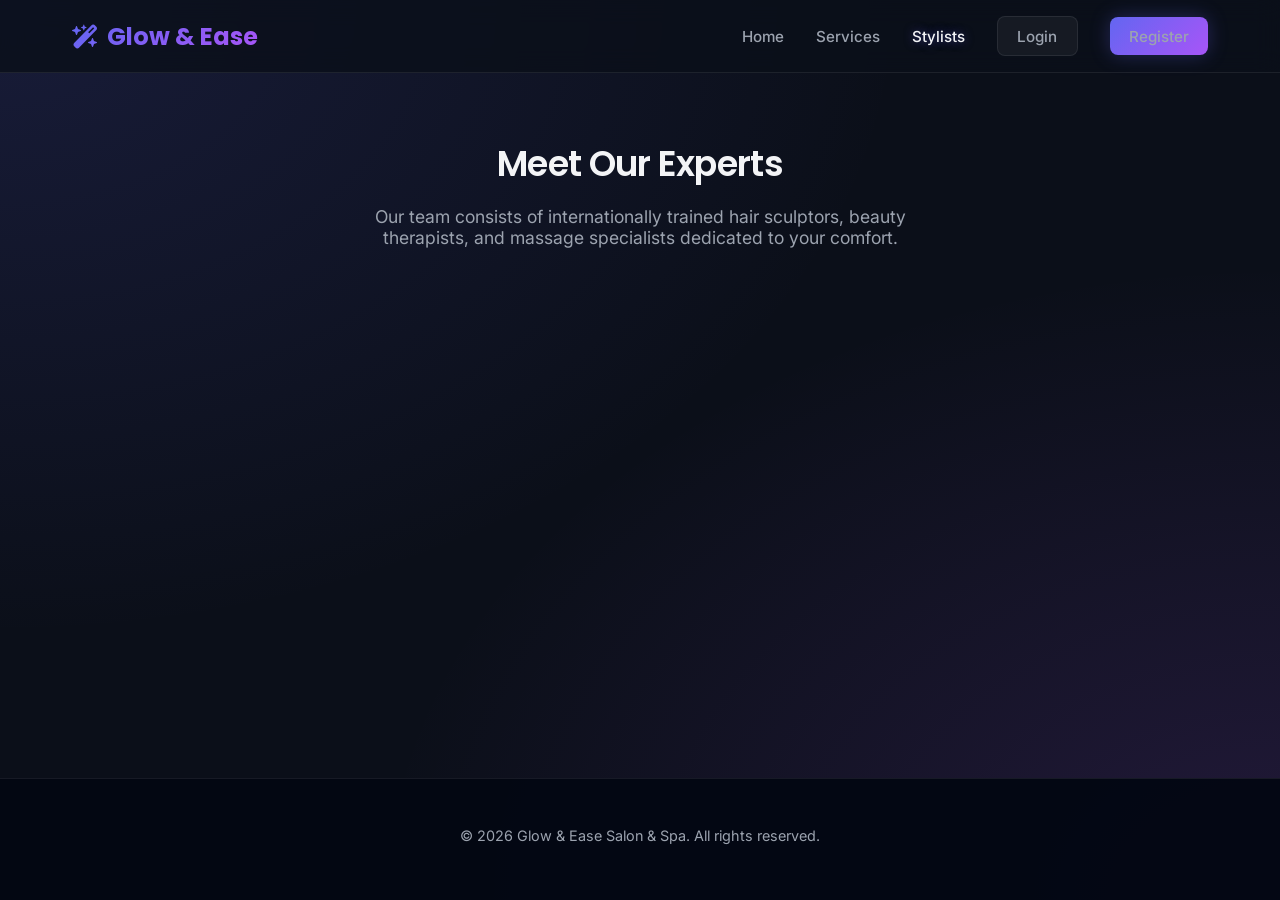
<file: SalonSpaBookingSystem/Frontend/stylists.html>
<!DOCTYPE html>
<html lang="en">
<head>
    <meta charset="UTF-8">
    <meta name="viewport" content="width=device-width, initial-scale=1.0">
    <title>Our Stylists & Staff - Glow & Ease</title>
    <link rel="stylesheet" href="style.css">
    <link rel="stylesheet" href="https://cdnjs.cloudflare.com/ajax/libs/font-awesome/6.4.0/css/all.min.css">
</head>
<body>

    <!-- Sticky Navigation Bar -->
    <header class="navbar">
        <div class="container">
            <a href="index.html" class="logo">
                <i class="fa-solid fa-wand-magic-sparkles"></i> Glow & Ease
            </a>
            <nav>
                <ul class="nav-links" id="nav-links-list"></ul>
            </nav>
        </div>
    </header>

    <!-- Header Section -->
    <section class="section" style="padding-bottom: 2rem;">
        <div class="container">
            <h1 class="section-title">Meet Our Experts</h1>
            <p class="section-subtitle">Our team consists of internationally trained hair sculptors, beauty therapists, and massage specialists dedicated to your comfort.</p>
        </div>
    </section>

    <!-- Stylist Grid -->
    <section class="section" style="padding-top: 0;">
        <div class="container">
            <div class="grid-3" id="stylists-grid">
                <!-- Dynamically loaded by script.js -->
            </div>
        </div>
    </section>

    <!-- Footer -->
    <footer class="footer">
        <div class="container">
            <p>&copy; 2026 Glow & Ease Salon & Spa. All rights reserved.</p>
        </div>
    </footer>

    <script src="script.js"></script>
</body>
</html>
</file>
<file: SalonSpaBookingSystem/Frontend/style.css>
@import url('https://fonts.googleapis.com/css2?family=Inter:wght@300;400;500;600;700&family=Poppins:wght@400;500;600;700;800&display=swap');

/* --- Modern Core Tokens --- */
:root {
    --bg-main: #0b0f19;
    --bg-card: rgba(17, 24, 39, 0.7);
    --bg-card-hover: rgba(31, 41, 55, 0.85);
    --border-color: rgba(255, 255, 255, 0.08);
    --border-hover: rgba(99, 102, 241, 0.4);
    
    --text-primary: #f3f4f6;
    --text-secondary: #9ca3af;
    --text-muted: #6b7280;
    
    --color-primary: #6366f1;
    --color-primary-hover: #4f46e5;
    --color-secondary: #a855f7;
    
    --grad-primary: linear-gradient(135deg, #6366f1 0%, #a855f7 100%);
    --grad-accent: linear-gradient(135deg, #ec4899 0%, #8b5cf6 100%);
    --grad-dark: linear-gradient(180deg, #111827 0%, #030712 100%);
    
    --status-available: #10b981;
    --status-busy: #f59e0b;
    --status-leave: #ef4444;
    
    --font-heading: 'Poppins', sans-serif;
    --font-body: 'Inter', sans-serif;
    
    --shadow-sm: 0 4px 6px -1px rgba(0, 0, 0, 0.1), 0 2px 4px -1px rgba(0, 0, 0, 0.06);
    --shadow-md: 0 10px 15px -3px rgba(0, 0, 0, 0.3), 0 4px 6px -2px rgba(0, 0, 0, 0.05);
    --shadow-lg: 0 20px 25px -5px rgba(0, 0, 0, 0.5), 0 10px 10px -5px rgba(0, 0, 0, 0.04);
    --shadow-glow: 0 0 20px rgba(99, 102, 241, 0.3);
    
    --glass-blur: blur(12px);
}

/* --- Global Reset & Scrollbars --- */
* {
    margin: 0;
    padding: 0;
    box-sizing: border-box;
    font-family: var(--font-body);
}

body {
    background-color: var(--bg-main);
    background-image: 
        radial-gradient(at 0% 0%, rgba(99, 102, 241, 0.15) 0px, transparent 50%),
        radial-gradient(at 100% 100%, rgba(168, 85, 247, 0.15) 0px, transparent 50%);
    background-attachment: fixed;
    color: var(--text-primary);
    min-height: 100vh;
    display: flex;
    flex-direction: column;
    overflow-x: hidden;
}

::-webkit-scrollbar {
    width: 8px;
}
::-webkit-scrollbar-track {
    background: var(--bg-main);
}
::-webkit-scrollbar-thumb {
    background: rgba(255, 255, 255, 0.1);
    border-radius: 4px;
}
::-webkit-scrollbar-thumb:hover {
    background: var(--color-primary);
}

/* --- Typography --- */
h1, h2, h3, h4, h5, h6 {
    font-family: var(--font-heading);
    font-weight: 600;
    letter-spacing: -0.02em;
}

a {
    color: inherit;
    text-decoration: none;
    transition: all 0.3s ease;
}

/* --- Layout Elements --- */
.container {
    width: 100%;
    max-width: 1200px;
    margin: 0 auto;
    padding: 0 2rem;
}

/* --- Navigation --- */
.navbar {
    background: rgba(11, 15, 25, 0.8);
    backdrop-filter: var(--glass-blur);
    border-bottom: 1px solid var(--border-color);
    position: sticky;
    top: 0;
    z-index: 100;
    padding: 1rem 0;
}

.navbar .container {
    display: flex;
    justify-content: space-between;
    align-items: center;
}

.logo {
    font-family: var(--font-heading);
    font-size: 1.5rem;
    font-weight: 700;
    background: var(--grad-primary);
    -webkit-background-clip: text;
    -webkit-text-fill-color: transparent;
    display: flex;
    align-items: center;
    gap: 0.5rem;
}

.nav-links {
    display: flex;
    list-style: none;
    gap: 2rem;
    align-items: center;
}

.nav-links a {
    font-weight: 500;
    font-size: 0.95rem;
    color: var(--text-secondary);
}

.nav-links a:hover, .nav-links a.active {
    color: var(--text-primary);
    text-shadow: 0 0 10px rgba(99, 102, 241, 0.5);
}

.btn {
    display: inline-flex;
    align-items: center;
    justify-content: center;
    padding: 0.6rem 1.2rem;
    border-radius: 8px;
    font-weight: 600;
    font-size: 0.95rem;
    cursor: pointer;
    transition: all 0.3s cubic-bezier(0.4, 0, 0.2, 1);
    border: none;
    gap: 0.5rem;
}

.btn-primary {
    background: var(--grad-primary);
    color: white;
    box-shadow: var(--shadow-glow);
}

.btn-primary:hover {
    transform: translateY(-2px);
    box-shadow: 0 0 25px rgba(99, 102, 241, 0.5);
}

.btn-secondary {
    background: rgba(255, 255, 255, 0.05);
    border: 1px solid var(--border-color);
    color: var(--text-primary);
}

.btn-secondary:hover {
    background: rgba(255, 255, 255, 0.1);
    border-color: rgba(255, 255, 255, 0.2);
}

.btn-danger {
    background: rgba(239, 68, 68, 0.15);
    border: 1px solid rgba(239, 68, 68, 0.3);
    color: #f87171;
}

.btn-danger:hover {
    background: rgba(239, 68, 68, 0.3);
}

/* --- Hero Banner --- */
.hero {
    padding: 8rem 0;
    display: flex;
    align-items: center;
    text-align: center;
    position: relative;
    overflow: hidden;
    background: linear-gradient(rgba(11, 15, 25, 0.8), rgba(11, 15, 25, 0.8)), url('images/salon_hero.png') no-repeat center center/cover;
    border-bottom: 1px solid var(--border-color);
}

.hero-content {
    max-width: 800px;
    margin: 0 auto;
    z-index: 2;
}

.hero h1 {
    font-size: 3.5rem;
    line-height: 1.1;
    margin-bottom: 1.5rem;
    background: var(--grad-primary);
    -webkit-background-clip: text;
    -webkit-text-fill-color: transparent;
}

.hero p {
    font-size: 1.25rem;
    color: var(--text-secondary);
    margin-bottom: 2.5rem;
    line-height: 1.6;
}

/* --- General Grid Sections --- */
.section {
    padding: 4rem 0;
}

.section-title {
    font-size: 2.2rem;
    margin-bottom: 1rem;
    text-align: center;
    position: relative;
}

.section-subtitle {
    font-size: 1.1rem;
    color: var(--text-secondary);
    text-align: center;
    margin-bottom: 3rem;
    max-width: 600px;
    margin-left: auto;
    margin-right: auto;
}

.grid-3 {
    display: grid;
    grid-template-columns: repeat(auto-fill, minmax(320px, 1fr));
    gap: 2rem;
}

/* --- Cards --- */
.card {
    background: var(--bg-card);
    backdrop-filter: var(--glass-blur);
    border: 1px solid var(--border-color);
    border-radius: 16px;
    overflow: hidden;
    transition: all 0.4s cubic-bezier(0.4, 0, 0.2, 1);
    display: flex;
    flex-direction: column;
    box-shadow: var(--shadow-sm);
    position: relative;
}

.card:hover {
    transform: translateY(-8px);
    border-color: var(--border-hover);
    box-shadow: var(--shadow-lg), 0 0 15px rgba(99, 102, 241, 0.1);
}

.card-img {
    height: 200px;
    position: relative;
    background: var(--grad-dark);
    display: flex;
    align-items: center;
    justify-content: center;
    overflow: hidden;
}

.card-img img {
    width: 100%;
    height: 100%;
    object-fit: cover;
    opacity: 0.8;
    transition: all 0.5s ease;
}

.card:hover .card-img img {
    transform: scale(1.05);
    opacity: 0.95;
}

.card-category {
    position: absolute;
    top: 1rem;
    left: 1rem;
    background: rgba(17, 24, 39, 0.8);
    backdrop-filter: var(--glass-blur);
    padding: 0.3rem 0.8rem;
    border-radius: 20px;
    font-size: 0.75rem;
    font-weight: 600;
    text-transform: uppercase;
    color: var(--color-secondary);
    border: 1px solid rgba(255, 255, 255, 0.1);
}

.card-body {
    padding: 1.5rem;
    display: flex;
    flex-direction: column;
    flex-grow: 1;
}

.card-title {
    font-size: 1.25rem;
    margin-bottom: 0.5rem;
    color: var(--text-primary);
}

.card-text {
    font-size: 0.9rem;
    color: var(--text-secondary);
    line-height: 1.5;
    margin-bottom: 1.5rem;
    flex-grow: 1;
}

.card-meta {
    display: flex;
    justify-content: space-between;
    align-items: center;
    border-top: 1px solid var(--border-color);
    padding-top: 1rem;
    margin-top: auto;
}

.card-price {
    font-size: 1.4rem;
    font-weight: 700;
    color: var(--text-primary);
    background: var(--grad-primary);
    -webkit-background-clip: text;
    -webkit-text-fill-color: transparent;
}

.card-duration {
    display: flex;
    align-items: center;
    gap: 0.3rem;
    color: var(--text-secondary);
    font-size: 0.85rem;
}

/* --- Stylist Details --- */
.stylist-header {
    display: flex;
    align-items: center;
    gap: 1rem;
    margin-bottom: 1rem;
}

.stylist-avatar {
    width: 60px;
    height: 60px;
    border-radius: 50%;
    background: var(--grad-primary);
    display: flex;
    align-items: center;
    justify-content: center;
    font-size: 1.5rem;
    font-weight: 700;
    color: white;
    box-shadow: var(--shadow-sm);
}

.stylist-info h3 {
    font-size: 1.2rem;
}

.stylist-experience {
    font-size: 0.85rem;
    color: var(--color-primary);
    font-weight: 600;
}

.status-badge {
    position: absolute;
    top: 1rem;
    right: 1rem;
    padding: 0.25rem 0.75rem;
    border-radius: 20px;
    font-size: 0.75rem;
    font-weight: 600;
    display: flex;
    align-items: center;
    gap: 0.4rem;
}

.status-badge::before {
    content: '';
    display: inline-block;
    width: 6px;
    height: 6px;
    border-radius: 50%;
}

.status-Available {
    background: rgba(16, 185, 129, 0.15);
    color: #34d399;
    border: 1px solid rgba(16, 185, 129, 0.3);
}
.status-Available::before {
    background-color: var(--status-available);
    box-shadow: 0 0 8px var(--status-available);
}

.status-Busy {
    background: rgba(245, 158, 11, 0.15);
    color: #fbbf24;
    border: 1px solid rgba(245, 158, 11, 0.3);
}
.status-Busy::before {
    background-color: var(--status-busy);
    box-shadow: 0 0 8px var(--status-busy);
}

.status-Leave {
    background: rgba(239, 68, 68, 0.15);
    color: #f87171;
    border: 1px solid rgba(239, 68, 68, 0.3);
}
.status-Leave::before {
    background-color: var(--status-leave);
    box-shadow: 0 0 8px var(--status-leave);
}

/* --- Forms & Auth --- */
.auth-wrapper {
    flex-grow: 1;
    display: flex;
    align-items: center;
    justify-content: center;
    padding: 4rem 1rem;
}

.auth-card {
    background: var(--bg-card);
    backdrop-filter: var(--glass-blur);
    border: 1px solid var(--border-color);
    width: 100%;
    max-width: 450px;
    border-radius: 20px;
    padding: 2.5rem;
    box-shadow: var(--shadow-lg);
}

.auth-header {
    text-align: center;
    margin-bottom: 2rem;
}

.auth-header h2 {
    font-size: 1.8rem;
    margin-bottom: 0.5rem;
}

.auth-header p {
    color: var(--text-secondary);
    font-size: 0.95rem;
}

.form-group {
    margin-bottom: 1.5rem;
}

.form-label {
    display: block;
    margin-bottom: 0.5rem;
    font-size: 0.9rem;
    font-weight: 500;
    color: var(--text-secondary);
}

.form-input {
    width: 100%;
    background: rgba(255, 255, 255, 0.03);
    border: 1px solid var(--border-color);
    border-radius: 8px;
    padding: 0.75rem 1rem;
    color: var(--text-primary);
    font-size: 0.95rem;
    transition: all 0.3s ease;
}

.form-input:focus {
    outline: none;
    border-color: var(--color-primary);
    box-shadow: 0 0 10px rgba(99, 102, 241, 0.2);
    background: rgba(255, 255, 255, 0.06);
}

.form-select {
    appearance: none;
    background-image: url("data:image/svg+xml,%3Csvg xmlns='http://www.w3.org/2000/svg' fill='none' viewBox='0 0 24 24' stroke='%239ca3af'%3E%3Cpath stroke-linecap='round' stroke-linejoin='round' stroke-width='2' d='M19 9l-7 7-7-7'/%3E%3C/svg%3E");
    background-repeat: no-repeat;
    background-position: right 1rem center;
    background-size: 1.25rem;
}

.form-footer {
    text-align: center;
    margin-top: 1.5rem;
    font-size: 0.9rem;
    color: var(--text-secondary);
}

.form-footer a {
    color: var(--color-primary);
    font-weight: 600;
}

/* --- Filter Bar --- */
.filter-bar {
    display: flex;
    justify-content: center;
    gap: 1rem;
    margin-bottom: 3rem;
    flex-wrap: wrap;
}

.filter-btn {
    background: rgba(255, 255, 255, 0.03);
    border: 1px solid var(--border-color);
    color: var(--text-secondary);
    padding: 0.5rem 1.2rem;
    border-radius: 30px;
    font-size: 0.9rem;
    font-weight: 500;
    cursor: pointer;
    transition: all 0.3s ease;
}

.filter-btn:hover, .filter-btn.active {
    background: var(--color-primary);
    color: white;
    border-color: var(--color-primary);
    box-shadow: 0 4px 12px rgba(99, 102, 241, 0.3);
}

/* --- Booking Flow & Summary --- */
.booking-grid {
    display: grid;
    grid-template-columns: 1.6fr 1fr;
    gap: 3rem;
    align-items: start;
}

@media (max-width: 900px) {
    .booking-grid {
        grid-template-columns: 1fr;
    }
}

.booking-panel {
    background: var(--bg-card);
    border: 1px solid var(--border-color);
    border-radius: 16px;
    padding: 2rem;
    backdrop-filter: var(--glass-blur);
}

.booking-panel h2 {
    font-size: 1.5rem;
    margin-bottom: 1.5rem;
}

.booking-summary-card {
    background: var(--grad-dark);
    border: 1px solid var(--border-color);
    border-radius: 16px;
    padding: 2rem;
    position: sticky;
    top: 6rem;
}

.booking-summary-card h3 {
    margin-bottom: 1.5rem;
    border-bottom: 1px solid var(--border-color);
    padding-bottom: 0.75rem;
}

.summary-row {
    display: flex;
    justify-content: space-between;
    margin-bottom: 1rem;
    font-size: 0.95rem;
}

.summary-label {
    color: var(--text-secondary);
}

.summary-value {
    font-weight: 600;
}

.summary-total {
    border-top: 1px solid var(--border-color);
    padding-top: 1rem;
    margin-top: 1.5rem;
    display: flex;
    justify-content: space-between;
    font-size: 1.3rem;
    font-weight: 700;
}

/* --- Dashboard Styles --- */
.dashboard-layout {
    display: grid;
    grid-template-columns: 240px 1fr;
    min-height: calc(100vh - 65px);
}

@media (max-width: 768px) {
    .dashboard-layout {
        grid-template-columns: 1fr;
    }
}

.sidebar {
    background: rgba(17, 24, 39, 0.9);
    border-right: 1px solid var(--border-color);
    padding: 2rem 1.5rem;
    display: flex;
    flex-direction: column;
    gap: 1.5rem;
}

.sidebar-menu {
    list-style: none;
    display: flex;
    flex-direction: column;
    gap: 0.5rem;
}

.sidebar-link {
    display: flex;
    align-items: center;
    gap: 0.75rem;
    padding: 0.75rem 1rem;
    color: var(--text-secondary);
    border-radius: 8px;
    font-weight: 500;
    font-size: 0.95rem;
    cursor: pointer;
}

.sidebar-link:hover, .sidebar-link.active {
    background: rgba(255, 255, 255, 0.05);
    color: var(--text-primary);
}

.sidebar-link.active {
    background: var(--color-primary);
    box-shadow: 0 4px 12px rgba(99, 102, 241, 0.2);
}

.dashboard-content {
    padding: 3rem;
    overflow-y: auto;
}

.dashboard-header {
    display: flex;
    justify-content: space-between;
    align-items: center;
    margin-bottom: 2.5rem;
}

.dashboard-stats {
    display: grid;
    grid-template-columns: repeat(auto-fill, minmax(220px, 1fr));
    gap: 1.5rem;
    margin-bottom: 3rem;
}

.stat-card {
    background: var(--bg-card);
    border: 1px solid var(--border-color);
    border-radius: 12px;
    padding: 1.5rem;
    display: flex;
    flex-direction: column;
    gap: 0.5rem;
}

.stat-label {
    color: var(--text-secondary);
    font-size: 0.85rem;
    text-transform: uppercase;
    font-weight: 600;
}

.stat-value {
    font-size: 1.8rem;
    font-weight: 700;
    font-family: var(--font-heading);
}

/* --- Table styling --- */
.table-wrapper {
    background: var(--bg-card);
    border: 1px solid var(--border-color);
    border-radius: 12px;
    overflow: hidden;
    margin-bottom: 2rem;
}

table.data-table {
    width: 100%;
    border-collapse: collapse;
    text-align: left;
}

table.data-table th {
    background: rgba(255, 255, 255, 0.02);
    border-bottom: 1px solid var(--border-color);
    padding: 1rem 1.5rem;
    font-size: 0.85rem;
    font-weight: 600;
    color: var(--text-secondary);
    text-transform: uppercase;
}

table.data-table td {
    padding: 1rem 1.5rem;
    border-bottom: 1px solid var(--border-color);
    font-size: 0.95rem;
    color: var(--text-primary);
}

table.data-table tr:last-child td {
    border-bottom: none;
}

table.data-table tr:hover td {
    background: rgba(255, 255, 255, 0.01);
}

.badge {
    padding: 0.2rem 0.6rem;
    border-radius: 20px;
    font-size: 0.75rem;
    font-weight: 600;
    display: inline-flex;
    align-items: center;
}

.badge-success {
    background: rgba(16, 185, 129, 0.15);
    color: #34d399;
}

.badge-warning {
    background: rgba(245, 158, 11, 0.15);
    color: #fbbf24;
}

.badge-danger {
    background: rgba(239, 68, 68, 0.15);
    color: #f87171;
}

/* --- Modal --- */
.modal {
    position: fixed;
    top: 0;
    left: 0;
    right: 0;
    bottom: 0;
    background: rgba(0, 0, 0, 0.75);
    backdrop-filter: blur(5px);
    z-index: 1000;
    display: flex;
    align-items: center;
    justify-content: center;
    opacity: 0;
    pointer-events: none;
    transition: all 0.3s ease;
}

.modal.active {
    opacity: 1;
    pointer-events: auto;
}

.modal-content {
    background: var(--bg-card);
    border: 1px solid var(--border-color);
    border-radius: 20px;
    width: 90%;
    max-width: 500px;
    padding: 2rem;
    box-shadow: var(--shadow-lg);
    transform: scale(0.9);
    transition: all 0.3s ease;
}

.modal.active .modal-content {
    transform: scale(1);
}

.modal-header {
    display: flex;
    justify-content: space-between;
    align-items: center;
    margin-bottom: 1.5rem;
}

.modal-close {
    font-size: 1.5rem;
    cursor: pointer;
    color: var(--text-secondary);
}

.modal-close:hover {
    color: var(--text-primary);
}

/* --- Footer --- */
.footer {
    background: rgba(3, 7, 18, 0.95);
    border-top: 1px solid var(--border-color);
    padding: 3rem 0;
    margin-top: auto;
    text-align: center;
    color: var(--text-secondary);
    font-size: 0.9rem;
}

.footer p {
    margin-bottom: 0.5rem;
}
</file>
